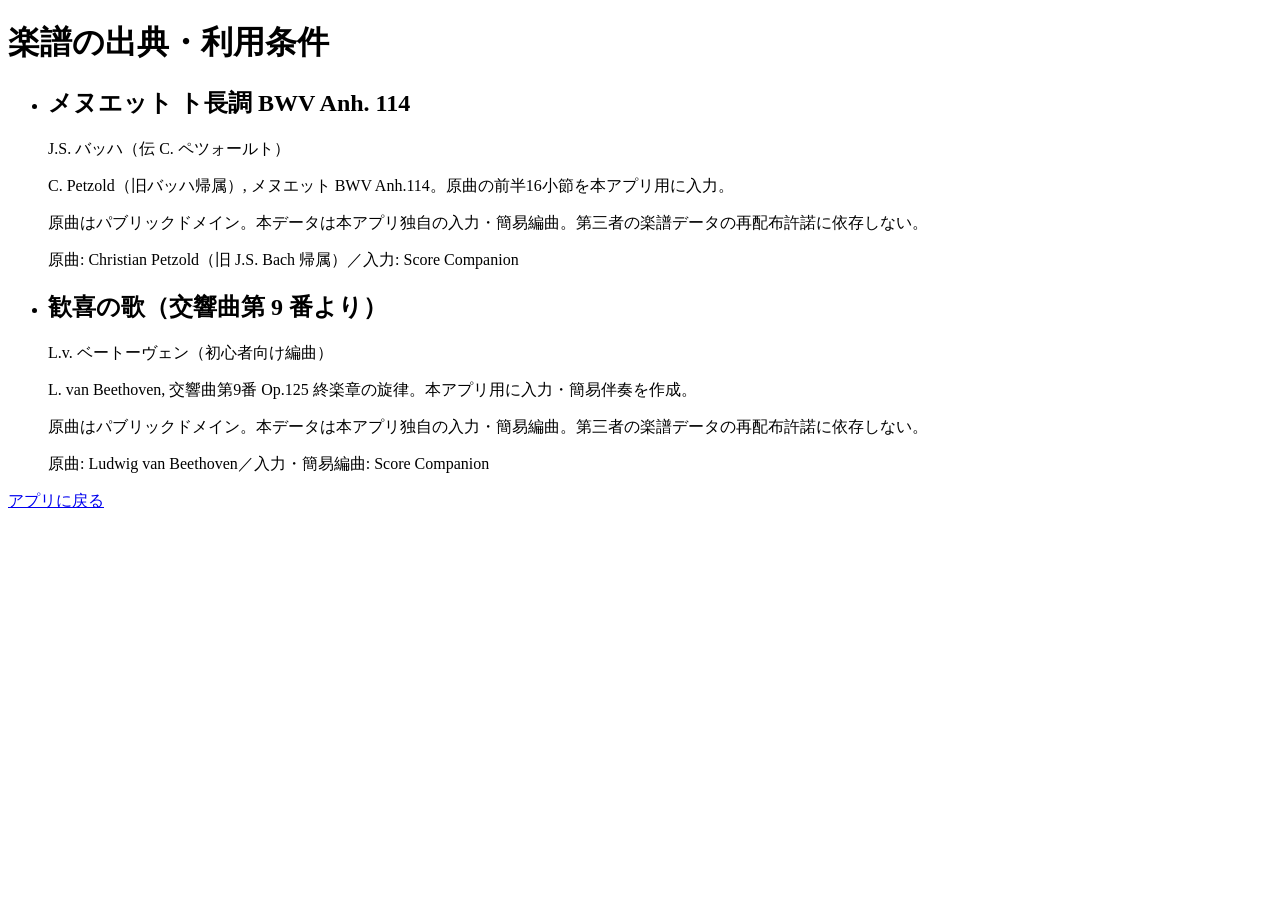
<file: credits.html>
<!doctype html><html lang="ja"><head>
<meta name="robots" content="noindex, nofollow">
<meta name="referrer" content="no-referrer"><meta charset="utf-8"><meta name="viewport" content="width=device-width,initial-scale=1"><title>楽譜の出典・利用条件</title></head><body><h1>楽譜の出典・利用条件</h1><ul><li><h2>メヌエット ト長調 BWV Anh. 114</h2><p>J.S. バッハ（伝 C. ペツォールト）</p><p>C. Petzold（旧バッハ帰属）, メヌエット BWV Anh.114。原曲の前半16小節を本アプリ用に入力。</p><p>原曲はパブリックドメイン。本データは本アプリ独自の入力・簡易編曲。第三者の楽譜データの再配布許諾に依存しない。</p><p>原曲: Christian Petzold（旧 J.S. Bach 帰属）／入力: Score Companion</p></li>
<li><h2>歓喜の歌（交響曲第 9 番より）</h2><p>L.v. ベートーヴェン（初心者向け編曲）</p><p>L. van Beethoven, 交響曲第9番 Op.125 終楽章の旋律。本アプリ用に入力・簡易伴奏を作成。</p><p>原曲はパブリックドメイン。本データは本アプリ独自の入力・簡易編曲。第三者の楽譜データの再配布許諾に依存しない。</p><p>原曲: Ludwig van Beethoven／入力・簡易編曲: Score Companion</p></li></ul><a href="./">アプリに戻る</a></body></html>
</file>
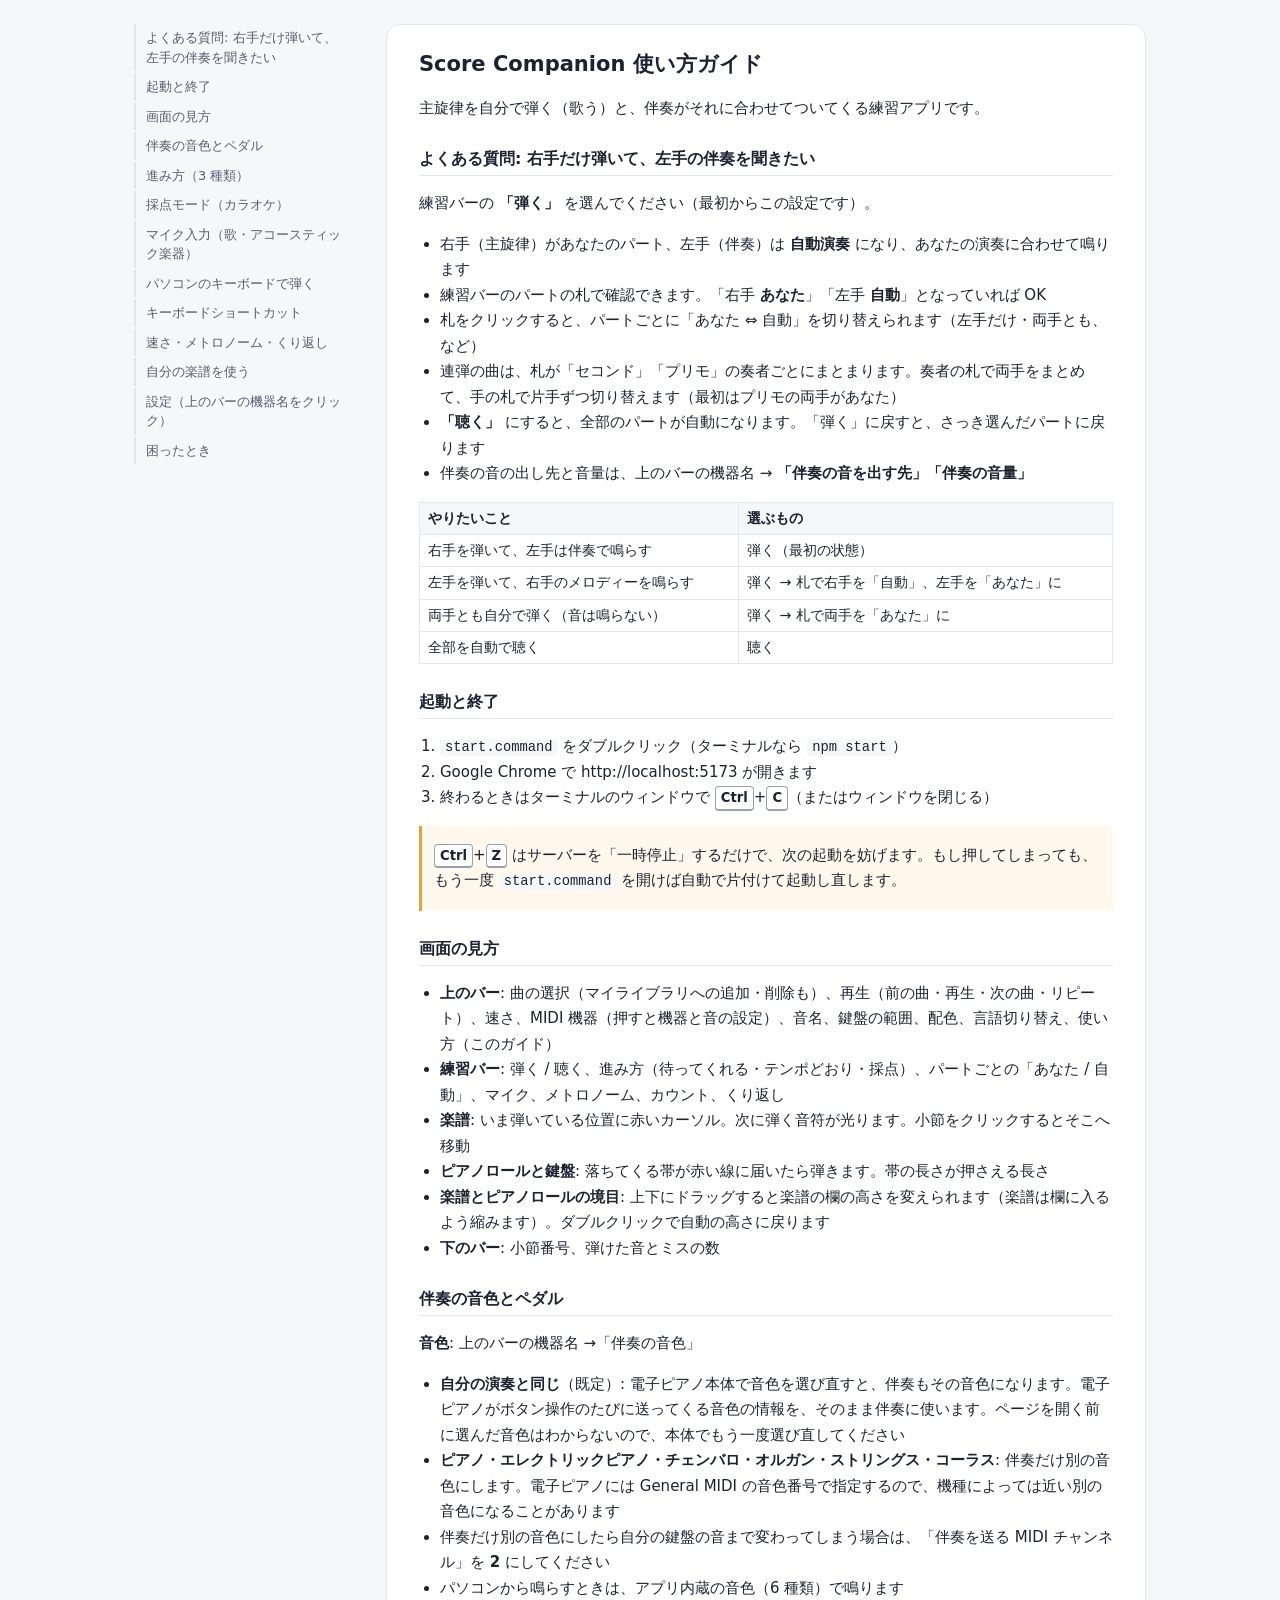
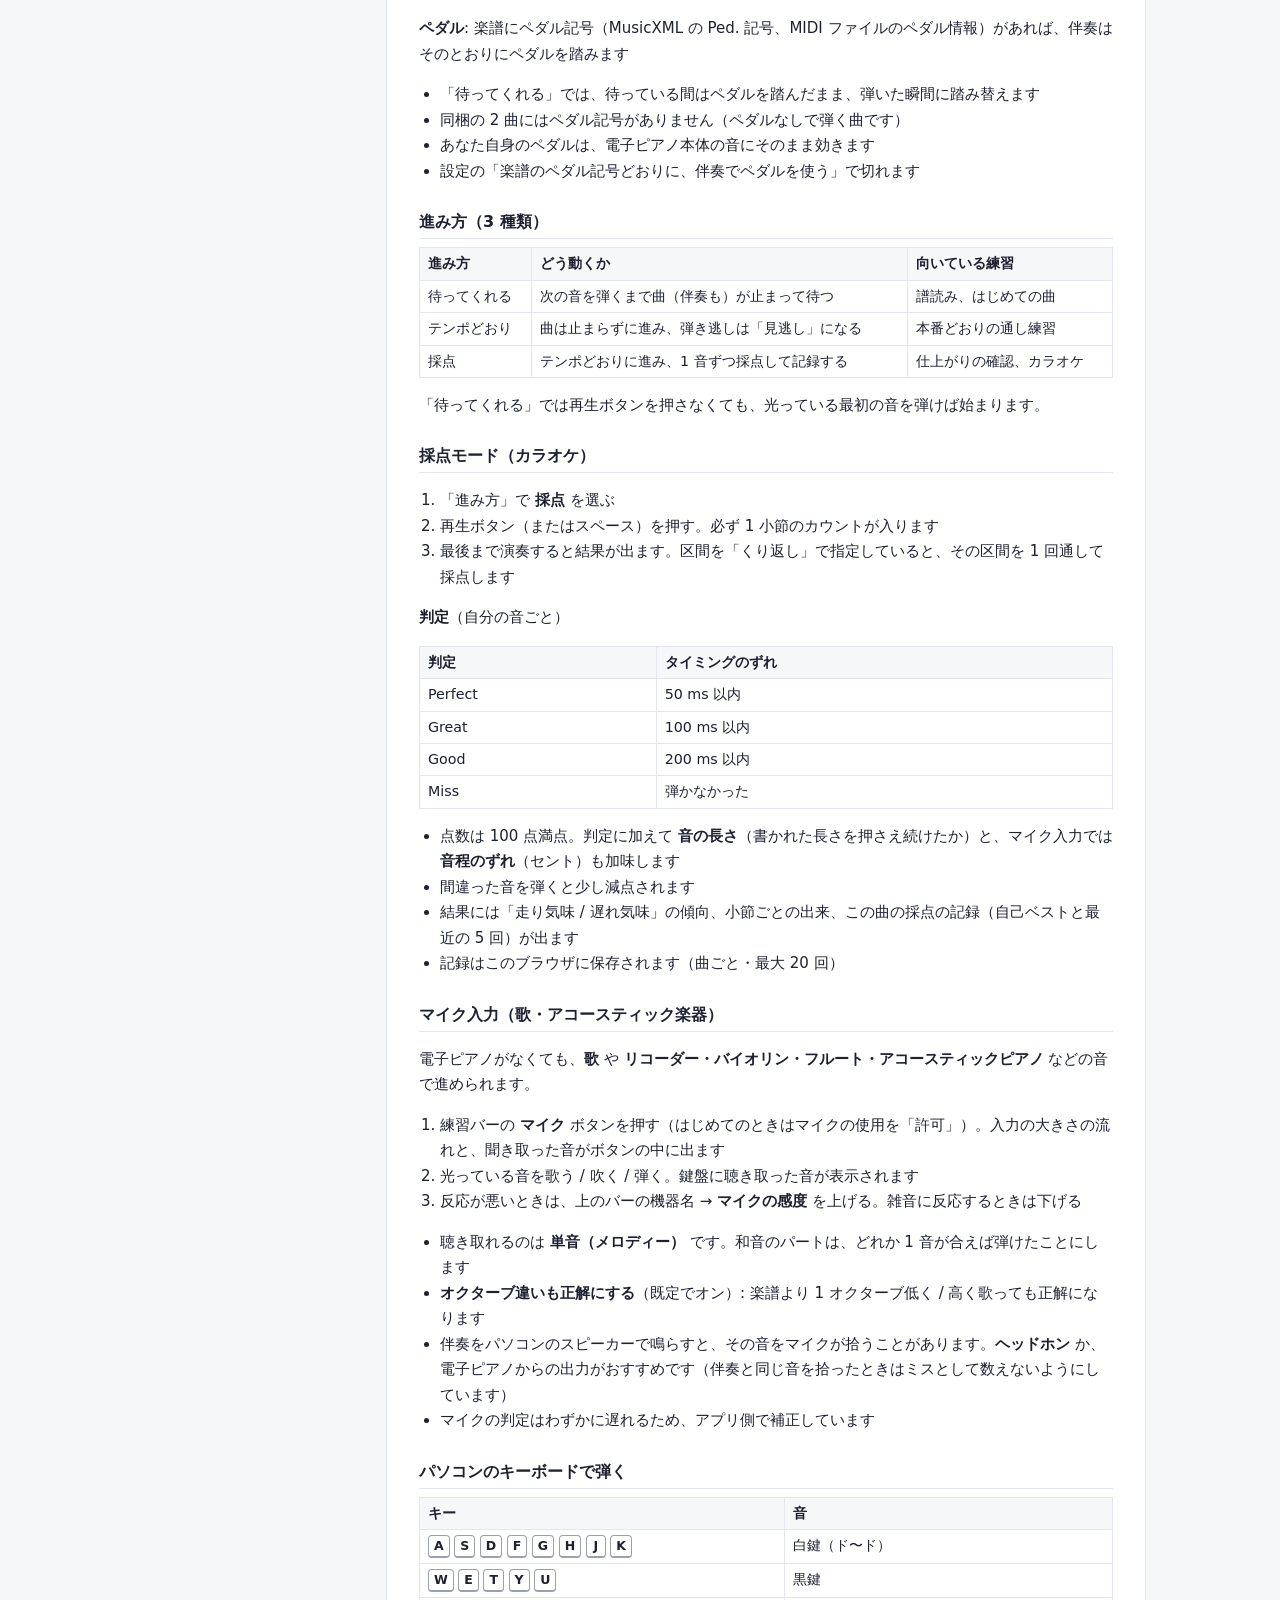
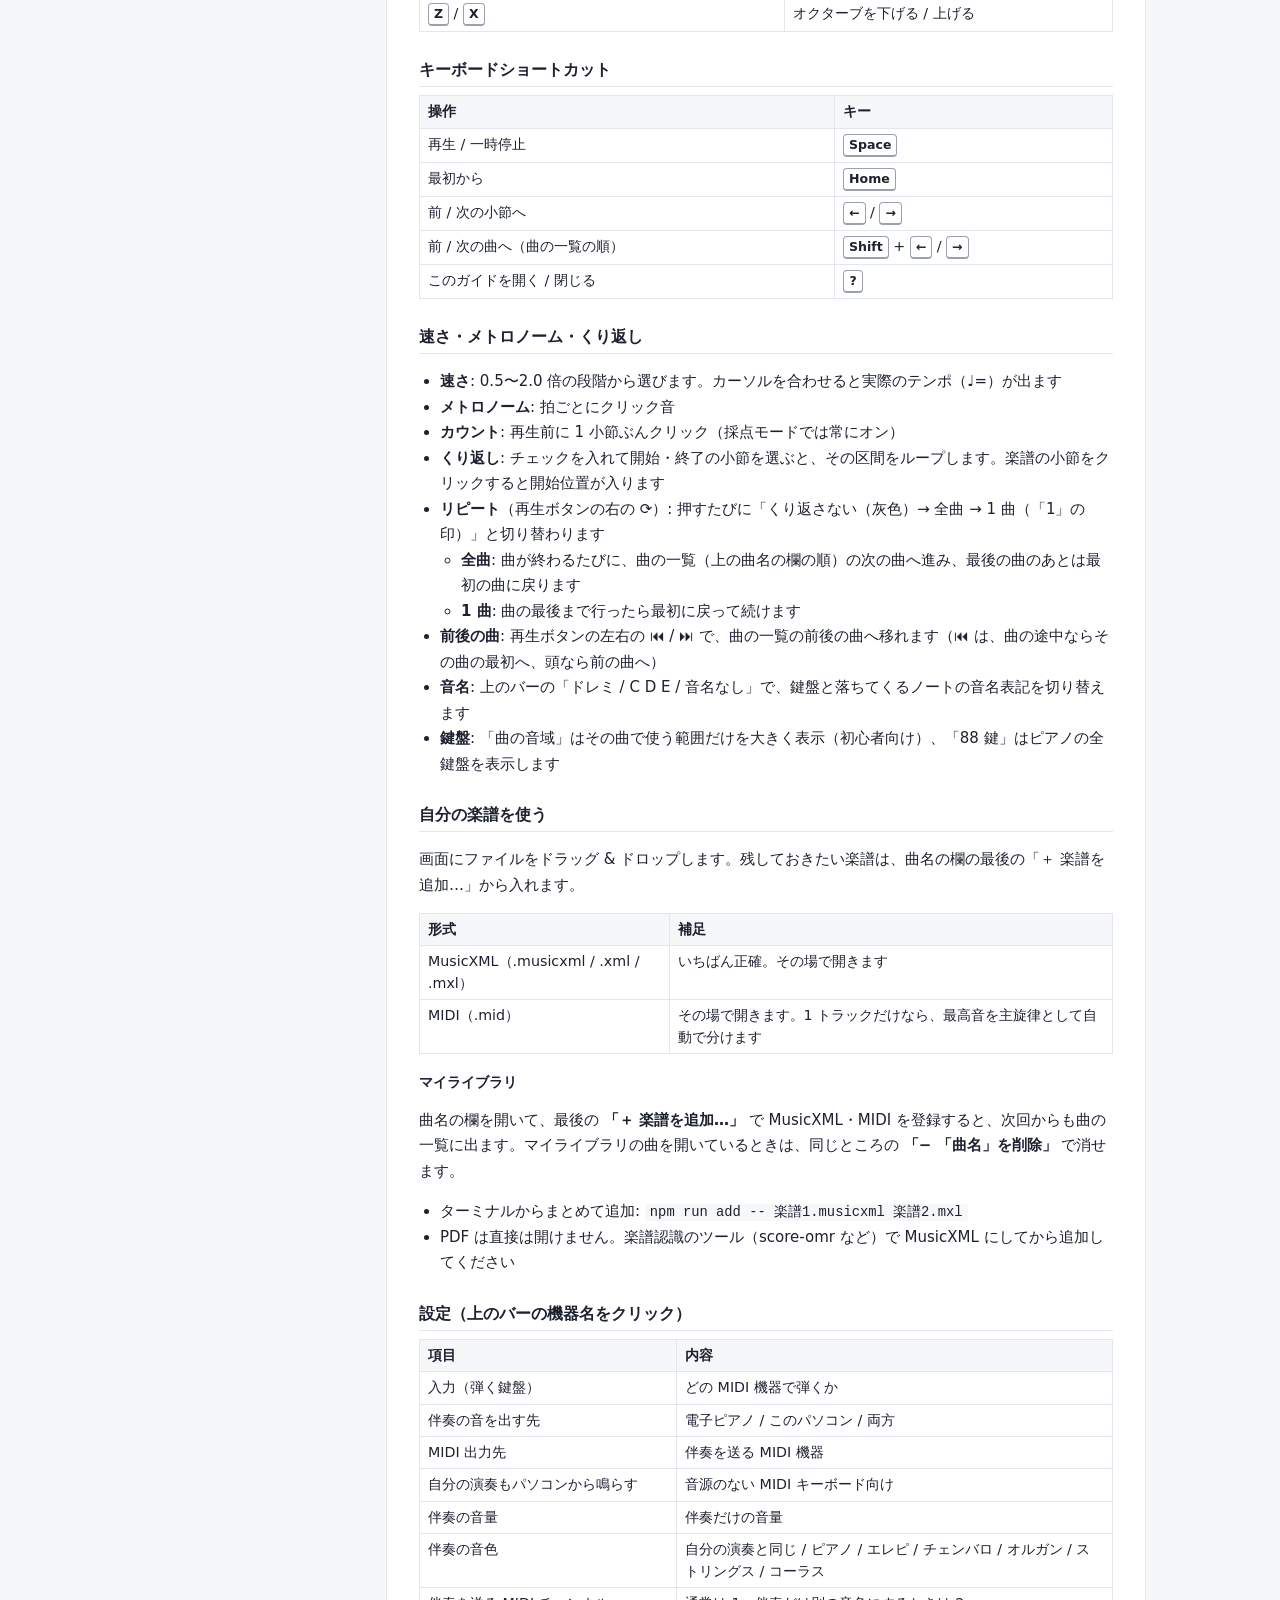
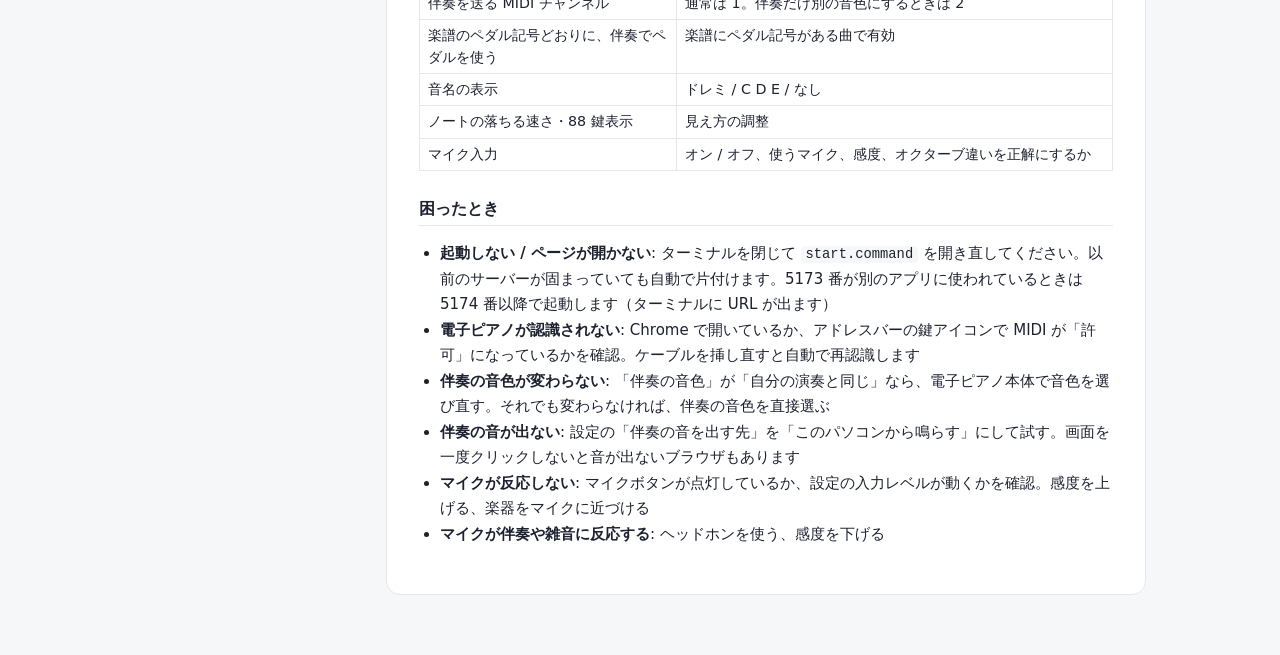
<file: guide.html>
<!doctype html>
<html lang="ja">
<head>
<meta name="robots" content="noindex, nofollow">
<meta name="referrer" content="no-referrer">
  <meta charset="utf-8" />
  <meta name="viewport" content="width=device-width, initial-scale=1" />
  <title>Score Companion</title>
  <link rel="stylesheet" href="./styles.css" />
</head>
<body class="guide-page">
  <nav class="guide-toc" id="toc"></nav>
  <main class="guide-doc" id="guide"></main>
  <script type="module" src="./js/app/guide-page.js"></script>
</body>
</html>
</file>
<file: styles.css>
/*
 * 見た目のコンセプト: 「譜面台」と「ピアノ本体」
 *   上半分 … 明るい譜面台（紙）に楽譜
 *   下半分 … 黒い漆塗りのボディにピアノロールと鍵盤
 *   境目の赤 … 鍵盤のフェルト。ノートがこの赤い帯に届いたら弾く
 * ナイトモードでは譜面台も暗くする（ピアノ本体はもともと暗いのでそのまま）
 */
:root {
  --paper: #F6F7F9;
  --paper-edge: #E3E6EC;
  --chrome: #ECEEF2;
  --ink: #1D2130;
  --ink-soft: #565D70;
  --ink-faint: #9AA0AE;
  --lacquer: #1A1E29;
  --lacquer-2: #232838;
  --felt: #B3263E;
  --melody: #4A7DFF;
  --accomp: #E3A33C;
  --good: #36C67E;
  --bad: #EF4E5E;
  --surface: #fff;
  --sunk: #DDE1E8;
  --on-ink: #fff;
  --staff: #6C7283;
  --ink-auto: #A3A8B5;
  --perfect: #2E9F68;
  --quote-bg: #FFF8EC;
  --drop-bg: rgba(246, 247, 249, 0.92);
  --radius-s: 6px;
  --radius-m: 10px;
  --font: "Avenir Next", "Hiragino Sans", "Hiragino Kaku Gothic ProN", "Noto Sans JP", system-ui, sans-serif;
  color-scheme: light;
}

/* ナイトモード: 設定が「自動」なら OS に従い、「ダーク」なら常に暗くする。
   紙（譜面台）と枠の色だけを入れ替え、楽譜の線や音符は var(--ink) なので明るい色になる */
@media (prefers-color-scheme: dark) {
  :root:not([data-theme="light"]) {
    --paper: #1B1F2A;
    --paper-edge: #353B4D;
    --chrome: #232836;
    --ink: #E3E6EE;
    --ink-soft: #A7AEBF;
    --ink-faint: #737A8D;
    --surface: #2C3243;
    --sunk: #161A23;
    --on-ink: #161A23;
    --staff: #858CA0;
    --ink-auto: #646B7E;
    --perfect: #4FD08F;
    --quote-bg: #362E20;
    --drop-bg: rgba(27, 31, 42, 0.92);
    color-scheme: dark;
  }
}
:root[data-theme="dark"] {
  --paper: #1B1F2A;
  --paper-edge: #353B4D;
  --chrome: #232836;
  --ink: #E3E6EE;
  --ink-soft: #A7AEBF;
  --ink-faint: #737A8D;
  --surface: #2C3243;
  --sunk: #161A23;
  --on-ink: #161A23;
  --staff: #858CA0;
  --ink-auto: #646B7E;
  --perfect: #4FD08F;
  --quote-bg: #362E20;
  --drop-bg: rgba(27, 31, 42, 0.92);
  color-scheme: dark;
}

* { box-sizing: border-box; }
html, body { height: 100%; margin: 0; }
body {
  font-family: var(--font);
  font-size: 14px;
  line-height: 1.5;
  color: var(--ink);
  background: var(--lacquer);
  -webkit-font-smoothing: antialiased;
}
button, select, input { font: inherit; color: inherit; }
:focus-visible { outline: 2px solid var(--melody); outline-offset: 2px; }
.sr-only { position: absolute; width: 1px; height: 1px; overflow: hidden; clip: rect(0 0 0 0); }

body:not(.guide-page) { display: flex; height: 100vh; overflow: hidden; }
.app {
  flex: 1;
  min-width: 0;
  container-type: inline-size;
  height: 100vh;
  display: grid;
  /* 楽譜の欄（3 行目）は段の高さまで広げ、ピアノロールと鍵盤（4 行目）には最低限の高さを残す */
  grid-template-rows: auto auto minmax(0, max-content) auto minmax(var(--stage-min), 1fr) auto;
  grid-template-columns: minmax(0, 1fr);
  overflow: hidden;
  --stage-min: 200px;
}
/* 高さの低い画面では、楽譜の段がまるごと入るよう、ピアノロールの最低限を少し低く */
@media (max-height: 760px) {
  .app { --stage-min: 170px; }
}

/* ---- 上部バー ------------------------------------------------------ */
.topbar {
  position: relative;
  z-index: 5;
  display: flex;
  align-items: center;
  gap: 14px;
  padding: 10px 16px;
  background: var(--chrome);
  border-bottom: 1px solid var(--paper-edge);
}
.brand-mark {
  display: block;
  width: 26px;
  height: 26px;
  border-radius: 7px;
  background:
    linear-gradient(var(--felt), var(--felt)) 4px 18px / 18px 2px no-repeat,
    linear-gradient(90deg, #F6F4EE 0 4px, transparent 4px 5px, #F6F4EE 5px 9px, transparent 9px 10px, var(--melody) 10px 14px, transparent 14px 15px, #F6F4EE 15px 19px) 4px 6px / 19px 12px no-repeat,
    var(--lacquer);
}
.piece { min-width: 0; flex: 1; container-type: inline-size; }
.piece-inner { display: flex; align-items: baseline; gap: 12px; min-width: 0; }
/* 曲名の欄が狭いときは、CD プレーヤーのように作曲者を曲名の下の行に（作曲者を隠さない） */
@container (max-width: 380px) {
  .piece-inner { flex-direction: column; align-items: stretch; gap: 0; }
  .piece-select { align-self: flex-start; max-width: 100%; }
  .piece-title { font-size: 15px; padding: 0 2px; }
  .piece-meta { max-width: 100%; font-size: 12px; line-height: 1.2; padding-left: 2px; }
}
/* 曲名: 入りきらなければ横に流す（src/ui/marquee.ts）。作曲者より先に縮める */
.piece-select {
  position: relative;
  min-width: 6em;
  flex: 0 10 auto;
  display: flex;
  padding-right: 18px;
  border-radius: 6px;
  background-image: linear-gradient(45deg, transparent 50%, var(--ink-soft) 50%), linear-gradient(135deg, var(--ink-soft) 50%, transparent 50%);
  background-position: right 8px top 55%, right 3px top 55%;
  background-size: 5px 5px;
  background-repeat: no-repeat;
  cursor: pointer;
}
.piece-select:focus-within { outline: 2px solid var(--melody); outline-offset: 2px; }
.piece-title {
  display: block;
  min-width: 0;
  overflow: hidden;
  white-space: nowrap;
  text-overflow: ellipsis;
  font-size: 17px;
  font-weight: 600;
  letter-spacing: 0.01em;
  padding: 2px;
}
.piece-title.is-scrolling {
  text-overflow: clip;
  /* 流れている文字の両端をぼかす */
  mask-image: linear-gradient(90deg, transparent 0, #000 6px, #000 calc(100% - 14px), transparent 100%);
}
.piece-title-text { display: inline-block; }
.piece-select select {
  position: absolute;
  inset: 0;
  width: 100%;
  opacity: 0;
  cursor: pointer;
  font-size: 17px;
}
/* 作曲者: 長すぎなければ全部見せる（曲名のほうを先に縮める） */
.piece-meta { flex: 0 1 auto; max-width: 22em; color: var(--ink-soft); font-size: 13px; white-space: nowrap; overflow: hidden; text-overflow: ellipsis; }
.top-actions { display: flex; align-items: center; gap: 8px; flex: none; }
.top-actions .btn { white-space: nowrap; }

.btn {
  border: 1px solid transparent;
  background: var(--ink);
  color: var(--on-ink);
  border-radius: var(--radius-s);
  padding: 6px 12px;
  font-weight: 600;
  cursor: pointer;
}
.btn.ghost { background: transparent; color: var(--ink); border-color: var(--paper-edge); }
.btn.ghost:hover { background: var(--surface); }
.btn.small { padding: 3px 9px; font-size: 12.5px; text-decoration: none; }
.btn[aria-pressed="true"] { background: var(--surface); border-color: var(--ink-faint); }
.help-q {
  display: inline-grid; place-items: center;
  width: 17px; height: 17px; border-radius: 50%;
  background: var(--ink); color: var(--on-ink); font-size: 11.5px; font-weight: 700; line-height: 1;
}
.theme-btn { position: relative; display: inline-grid; place-items: center; padding: 6px 9px; }
.theme-btn svg { width: 18px; height: 18px; fill: currentColor; grid-area: 1 / 1; }
/* ライト = 太陽、ダーク = 月。自動はいま効いている方のマークに「A」を添える */
.theme-btn .i-moon, .theme-btn[data-theme="dark"] .i-sun { display: none; }
.theme-btn[data-theme="dark"] .i-moon { display: block; }
.theme-btn .auto-badge {
  display: none;
  position: absolute; right: 1px; bottom: 1px;
  min-width: 12px; height: 12px; padding: 0 2px; border-radius: 6px;
  background: var(--ink); color: var(--on-ink);
  font: 700 8.5px/12px var(--font); text-align: center;
}
.theme-btn[data-theme="auto"] .auto-badge { display: block; }
@media (prefers-color-scheme: dark) {
  .theme-btn[data-theme="auto"] .i-sun { display: none; }
  .theme-btn[data-theme="auto"] .i-moon { display: block; }
}
/* マイク（ツールバー）: 入力の大きさの流れ（canvas）と聞き取った音の欄を、あらかじめ決まった幅で空けておく */
.mic-btn {
  display: inline-flex;
  align-items: center;
  gap: 6px;
  height: 32px;
  padding: 0 10px 0 8px;
  border: 1px solid var(--paper-edge);
  border-radius: var(--radius-s);
  background: transparent;
  color: var(--ink-soft);
  font-weight: 600;
  cursor: pointer;
  white-space: nowrap;
  --wave: var(--good);
  --wave-idle: var(--paper-edge);
}
.mic-btn:hover { background: var(--surface); color: var(--ink); }
.mic-btn svg { width: 16px; height: 16px; fill: currentColor; flex: none; }
.mic-btn .i-mic-on { display: none; }
.mic-btn[aria-pressed="true"] .i-mic-on { display: block; }
.mic-btn[aria-pressed="true"] .i-mic-off { display: none; }
/* 斜線の縁取りは、押した（背景が surface の）ときも背景に合わせる */
.mic-btn:hover .i-mic-off path[stroke="var(--chrome)"] { stroke: var(--surface); }
.mic-btn .mic-wave { flex: none; display: block; border-radius: 3px; background: var(--sunk); }
.mic-btn .mic-note { flex: none; width: 3.4em; text-align: left; font-variant-numeric: tabular-nums; color: var(--felt); overflow: hidden; }
.mic-btn[aria-pressed="true"] { border-color: var(--felt); color: var(--felt); background: var(--surface); }
.device-pill {
  display: flex;
  align-items: center;
  gap: 8px;
  height: 32px;
  padding: 0 12px;
  border-radius: 999px;
  border: 1px solid var(--paper-edge);
  background: var(--surface);
  cursor: pointer;
  font-weight: 500;
  /* 長い表示（MIDI が使えないときの説明など）で曲名を押しつぶさない。全文は押すと開く設定に */
  max-width: 190px;
  flex: none;
}
.device-pill span:last-child { overflow: hidden; text-overflow: ellipsis; white-space: nowrap; }
.dot { width: 8px; height: 8px; border-radius: 50%; background: var(--ink-faint); flex: none; }
.dot.on { background: var(--good); box-shadow: 0 0 0 3px rgba(54, 198, 126, 0.2); }
.dot.warn { background: var(--accomp); }

/* ---- 練習ツールバー ------------------------------------------------ */
.toolbar {
  display: flex;
  flex-wrap: wrap;
  align-items: center;
  gap: 10px 18px;
  padding: 8px 16px;
  background: var(--chrome);
  border-bottom: 1px solid var(--paper-edge);
}
.seg { display: inline-flex; background: var(--sunk); border-radius: var(--radius-m); padding: 3px; gap: 2px; }
.seg button {
  border: 0;
  background: transparent;
  padding: 6px 12px;
  border-radius: 7px;
  font-weight: 600;
  color: var(--ink-soft);
  cursor: pointer;
  white-space: nowrap;
}
.seg button[aria-checked="true"] { background: var(--surface); color: var(--ink); box-shadow: 0 1px 2px rgba(29, 33, 48, 0.15); }
.seg.small button { padding: 5px 10px; font-size: 13px; }
.seg[aria-disabled="true"] { opacity: 0.4; pointer-events: none; }

.transport { display: flex; align-items: center; gap: 6px; flex: none; }
.play {
  width: 40px; height: 40px;
  border-radius: 50%;
  border: 0;
  background: var(--felt);
  color: #fff;
  display: grid; place-items: center;
  cursor: pointer;
  box-shadow: 0 2px 0 #7E1A2B;
}
.play:active { transform: translateY(1px); box-shadow: 0 1px 0 #7E1A2B; }
.play svg { width: 20px; height: 20px; fill: currentColor; }
.play .i-pause { display: none; }
.app.playing .play .i-play { display: none; }
.app.playing .play .i-pause { display: block; }
.icon-btn { width: 34px; height: 34px; border: 0; border-radius: 8px; background: transparent; display: grid; place-items: center; cursor: pointer; color: var(--ink-soft); }
.icon-btn:hover { background: var(--surface); color: var(--ink); }
.icon-btn svg { width: 18px; height: 18px; fill: currentColor; }
.icon-btn:disabled { opacity: 0.35; cursor: default; background: transparent; color: var(--ink-soft); }
/* リピート: くり返さないときは灰色。全曲 / 1 曲は色付きで、1 曲のときは「1」の印 */
.repeat-btn { position: relative; }
.repeat-btn[data-mode="off"] { opacity: 0.35; }
.repeat-btn[data-mode="off"]:hover { opacity: 0.7; }
.repeat-btn:not([data-mode="off"]) { background: var(--surface); color: var(--felt); box-shadow: inset 0 0 0 1.5px var(--felt); }
.repeat-btn .repeat-one {
  display: none;
  position: absolute;
  right: 3px;
  bottom: 3px;
  min-width: 12px;
  height: 12px;
  border-radius: 6px;
  background: var(--felt);
  color: #fff;
  font-size: 9px;
  font-weight: 700;
  line-height: 12px;
  text-align: center;
}
.repeat-btn[data-mode="one"] .repeat-one { display: block; }

.tempo { display: flex; align-items: center; gap: 8px; font-weight: 600; color: var(--ink-soft); flex: none; }
.tempo select { font-variant-numeric: tabular-nums; }
.toggles { display: flex; align-items: center; gap: 14px; flex-wrap: wrap; color: var(--ink-soft); }
.chk { display: inline-flex; align-items: center; gap: 5px; cursor: pointer; white-space: nowrap; }
.chk input { accent-color: var(--felt); }
/* 音名・鍵盤の範囲（上のバー、配色の左） */
.view-opts { display: flex; align-items: center; gap: 8px; }
.view-select {
  height: 32px;
  padding: 0 26px 0 10px;
  border: 1px solid var(--paper-edge);
  border-radius: var(--radius-s);
  background-color: var(--surface);
  background-image: linear-gradient(45deg, transparent 50%, var(--ink-soft) 50%), linear-gradient(135deg, var(--ink-soft) 50%, transparent 50%);
  background-position: right 12px top 55%, right 7px top 55%;
  background-size: 5px 5px;
  background-repeat: no-repeat;
  appearance: none;
  color: var(--ink);
  font: inherit;
  font-size: 13px;
  font-weight: 600;
  cursor: pointer;
}
/* 弾き方（弾く / 聴く と進め方）。パートのボタンの左に */
.play-opts { display: flex; align-items: center; gap: 8px; }
.chk.loop select { padding: 2px 4px; border-radius: 5px; border: 1px solid var(--paper-edge); background: var(--surface); }

/* ---- 譜面台 -------------------------------------------------------- */
/* 楽譜とピアノロールの区切り。上下にドラッグして楽譜の欄の高さを変える（ダブルクリックで自動に戻す） */
.splitter {
  position: relative;
  z-index: 2;
  height: 8px;
  margin: -4px 0;
  cursor: row-resize;
  touch-action: none;
}
.splitter::after {
  content: "";
  position: absolute;
  left: 50%;
  top: 2px;
  width: 44px;
  height: 4px;
  margin-left: -22px;
  border-radius: 2px;
  background: var(--paper-edge);
  opacity: 0;
  transition: opacity 120ms;
}
.splitter:hover::after, .splitter:focus-visible::after, .splitter.dragging::after { opacity: 1; }
.splitter:focus-visible { outline: none; }
.desk {
  position: relative;
  background: var(--paper);
  box-shadow: inset 0 -1px 0 var(--paper-edge);
  display: flex;
  flex-direction: column;
  min-height: 0;
  overflow: hidden;
}
/* 弾く / 聴く・進め方と、パートごとの「あなた / 自動」（練習バーの最初） */
.parts-bar {
  display: flex;
  flex-wrap: wrap;
  align-items: center;
  gap: 8px 14px;
  /* マイク・メトロノームなどの左の残りの幅を使い、入りきらないパートのボタンはその中で折り返す（段ごと下に落とさない） */
  flex: 1 1 0;
  min-width: min(100%, 420px);
}
.parts {
  display: flex;
  align-items: center;
  gap: 6px;
  flex-wrap: wrap;
}
.chip {
  display: inline-flex;
  align-items: center;
  gap: 7px;
  border-radius: 999px;
  padding: 3px 10px 3px 6px;
  border: 1px solid var(--paper-edge);
  background: var(--surface);
  font-size: 13px;
  cursor: pointer;
  color: var(--ink-soft);
}
.chip .sw { width: 14px; height: 14px; border-radius: 50%; border: 2px solid var(--c); }
.chip[aria-pressed="true"] { color: var(--ink); border-color: var(--c); }
.chip[aria-pressed="true"] .sw { background: var(--c); }
/* 連弾: 奏者ごとのまとまり。奏者のボタン（両手まとめて）の右に、左手・右手のボタン */
.chip-group {
  display: inline-flex;
  align-items: center;
  gap: 4px;
  padding: 2px;
  border-radius: 999px;
  background: var(--sunk);
}
.chip[aria-pressed="true"] > span:last-child { font-weight: 600; }
/* 奏者のボタン: 両手ともあなた = 実線の枠、片手だけ = 点線の枠、両手とも自動 = 薄い文字 */
.chip-player { font-weight: 600; padding: 3px 10px; }
.chip-reset { padding: 3px 8px; }
.chip-player[aria-pressed="mixed"] { color: var(--ink); border-color: var(--c); border-style: dashed; }
/* お手本を聴くときは全部が自動。押せば「弾く」に切り替わる */
.parts.is-listen .chip { opacity: 0.75; }
.score-scroll {
  /* いちばん高い段がちょうど入る高さ（余白はピアノロールに回す）。区切りをドラッグすると高さを指定できる（main.ts が style.height に入れる）。
     狭い画面ではピアノロールの最低限の高さを残して縮む */
  height: calc(var(--system-h, 220px) + 16px);
  flex: 0 1 auto;
  min-height: 0;
  overflow-y: auto;
  overflow-x: hidden;
  position: relative;
  padding: 0 0 12px 8px;
  scroll-behavior: smooth;
  cursor: pointer;
}
.score-svg { display: block; }
.score-svg .staff-line, .score-svg .ledger { stroke: var(--staff); stroke-width: 1; }
.score-svg .barline { stroke: var(--ink); stroke-width: 1.2; }
.score-svg .barline-heavy { fill: var(--ink); }
.score-svg .brace { fill: none; stroke: var(--ink); stroke-width: 2.4; stroke-linecap: round; }
.score-svg .system-bracket { fill: none; stroke: var(--ink); stroke-width: 3; }
.score-svg .clef-stroke { fill: none; stroke: var(--ink); stroke-width: 2.1; stroke-linecap: round; stroke-linejoin: round; }
.score-svg .clef-stroke.bass { stroke-width: 2.8; }
.score-svg .clef-fill { fill: var(--ink); }
.score-svg .timesig { font: 700 19px/1 "Avenir Next", var(--font); fill: var(--ink); text-anchor: middle; dominant-baseline: central; }
.score-svg .measure-no { font: 500 10px var(--font); fill: var(--ink-faint); }
.score-svg .accidental { font: 400 17px/1 "Apple Symbols", "Hiragino Sans", var(--font); fill: currentColor; text-anchor: middle; dominant-baseline: central; }
.score-svg .accidental.key { fill: var(--ink); }
.score-svg .tie { fill: var(--ink-soft); }
.score-svg .tuplet-number { font: italic 700 11px "Times New Roman", serif; fill: var(--ink); text-anchor: middle; }
.score-svg .tuplet-bracket { stroke: var(--ink); stroke-width: 0.9; fill: none; }
.score-svg .ottava-label { font: italic 700 12px "Times New Roman", serif; fill: var(--ink); }
.score-svg .ottava-line { stroke: var(--ink); stroke-width: 0.9; stroke-dasharray: 4 3; }
.score-svg .repeat-dot { fill: var(--ink); }
.score-svg .repeat-times { font: italic 12px "Times New Roman", serif; fill: var(--ink); }
.score-svg .ending { stroke: var(--ink); stroke-width: 1; fill: none; }
.score-svg .ending-label { font: 12px "Times New Roman", serif; fill: var(--ink); }
.score-svg .sign-stroke { stroke: var(--ink); stroke-width: 1.6; fill: none; }
.score-svg .sign-line { stroke: var(--ink); stroke-width: 1.1; }
.score-svg .sign-dot { fill: var(--ink); }
.score-svg .beam { fill: var(--ink); }
.score-svg .rest { color: var(--ink); fill: var(--ink); }
.score-svg .rest-stroke { fill: none; stroke: var(--ink); stroke-width: 2.2; stroke-linejoin: round; stroke-linecap: round; }
.score-svg .rest-thin { fill: none; stroke: var(--ink); stroke-width: 1.4; stroke-linecap: round; }
.score-svg .chord { color: var(--ink); }
.score-svg .chord.is-auto { color: var(--ink-auto); }
.score-svg .chord .stem { stroke: currentColor; stroke-width: 1.2; }
.score-svg .chord .flag, .score-svg .chord .dot { fill: currentColor; }
.score-svg .head { fill: currentColor; transition: fill 120ms, stroke 120ms; }
.score-svg .head.hollow { fill: none; stroke: currentColor; stroke-width: 1.8; }
.score-svg .chord.is-auto .head.is-mine { color: var(--ink); }
.note-pick .score-svg .head { cursor: pointer; }
.score-svg .head.is-next { color: var(--part); filter: drop-shadow(0 0 3px var(--part)); }
.score-svg .head.is-hit { color: var(--part); opacity: 0.55; }
.score-svg .head.is-miss { color: var(--bad); }
/* 演奏位置のカーソル: 楽譜の SVG の上に重ねる（score-view.ts。SVG の中で動かすと長い曲で重くなる） */
.score-cursor {
  position: absolute;
  left: 0;
  top: 0;
  width: 3px;
  border-radius: 1.5px;
  background: var(--felt);
  opacity: 0.55;
  pointer-events: none;
  will-change: transform;
}
.score-cursor.waiting { animation: wait 0.9s ease-in-out infinite alternate; }
@keyframes wait { from { opacity: 0.25; } to { opacity: 0.8; } }

/* ---- ピアノ本体 ---------------------------------------------------- */
.stage {
  position: relative;
  /* iOS の置換要素（canvas）で grid の height:100% が行より高くなると、
     黒鍵の下半分やロールの打鍵位置が overflow で隠れる。
     共通の高さからキャンバスの実寸と境界を直接決め、行の百分率解決に依存しない。 */
  --keyboard-height: min(clamp(96px, 15vh, 140px), var(--keys-h, 140px));
  min-height: 0;
  overflow: hidden;
  background: var(--lacquer);
}
.roll, .keys { position: absolute; left: 0; display: block; width: 100%; min-height: 0; min-width: 0; }
.roll { top: 0; height: max(0px, calc(100% - var(--keyboard-height))); }
.keys { bottom: 0; height: var(--keyboard-height); }
.banner {
  position: absolute;
  top: 14px;
  left: 50%;
  transform: translateX(-50%);
  background: rgba(35, 40, 56, 0.94);
  color: #E8EAF0;
  border: 1px solid #343B50;
  border-radius: var(--radius-m);
  padding: 10px 16px;
  max-width: min(640px, 90vw);
  text-align: center;
}
.banner b { color: #fff; }

.statusbar {
  display: flex;
  gap: 18px;
  align-items: center;
  padding: 6px 16px;
  background: #11141C;
  color: #9AA0AE;
  font-size: 12.5px;
  font-variant-numeric: tabular-nums;
}
.statusbar > span { white-space: nowrap; }
.statusbar .hint { margin-left: auto; color: #6E7486; white-space: nowrap; overflow: hidden; text-overflow: ellipsis; }
.statusbar b { color: #E8EAF0; font-weight: 600; }
.statusbar .good { color: var(--good); }
.statusbar .bad { color: var(--bad); }

/* ---- ダイアログ ---------------------------------------------------- */
.dialog {
  border: 0;
  border-radius: 14px;
  padding: 22px 24px 18px;
  width: min(460px, 92vw);
  max-height: calc(100vh - 32px);
  overflow-y: auto;
  color: var(--ink);
  background: var(--surface);
  box-shadow: 0 24px 60px rgba(10, 12, 20, 0.35);
}
.dialog::backdrop { background: rgba(15, 17, 24, 0.45); }
.dialog h2 { margin: 0 0 14px; font-size: 18px; }
.field { display: grid; gap: 4px; margin-bottom: 12px; }
.field > span { font-size: 12.5px; color: var(--ink-soft); font-weight: 600; }
.field select { padding: 6px 8px; border-radius: var(--radius-s); border: 1px solid var(--paper-edge); background: var(--surface); }
.field input[type="range"] { accent-color: var(--felt); }
.field.check { display: flex; align-items: flex-start; gap: 8px; }
.field.check > span { font-weight: 500; color: var(--ink); font-size: 13.5px; }
.note { font-size: 12.5px; color: var(--ink-soft); margin: 4px 0 0; }
.dialog-actions { display: flex; justify-content: flex-end; gap: 8px; margin-top: 14px; }
.result-grid { display: grid; grid-template-columns: repeat(3, 1fr); gap: 10px; }
.result-grid div { background: var(--paper); border-radius: var(--radius-m); padding: 10px 12px; }
.result-grid strong { display: block; font-size: 26px; font-weight: 700; font-variant-numeric: tabular-nums; }
.result-grid span { font-size: 12px; color: var(--ink-soft); }
.result-grid .big { grid-column: 1 / -1; display: flex; align-items: baseline; gap: 12px; }
.result-grid .big strong { font-size: 44px; line-height: 1.1; color: var(--felt); }
.result-grid .big em { font-style: normal; font-weight: 700; color: var(--good); }
.dialog h3 { margin: 18px 0 10px; font-size: 14px; padding-top: 14px; border-top: 1px solid var(--paper-edge); }
.result-extra:empty { display: none; }
.result-extra { margin-top: 12px; display: grid; gap: 10px; font-size: 13px; }
.result-extra h4 { margin: 0 0 4px; font-size: 12px; color: var(--ink-soft); }
.result-extra dl { display: grid; grid-template-columns: auto 1fr; gap: 3px 12px; margin: 0; }
.result-extra dt { color: var(--ink-soft); }
.result-extra dd { margin: 0; }
.grades { display: grid; grid-template-columns: repeat(5, 1fr); gap: 6px; text-align: center; }
.grades div { background: var(--paper); border-radius: var(--radius-s); padding: 6px 2px; }
.grades b { display: block; font-size: 18px; font-variant-numeric: tabular-nums; }
.grades span { font-size: 11px; color: var(--ink-soft); }
.grades .perfect b { color: var(--perfect); }
.grades .great b { color: var(--melody); }
.grades .good b { color: var(--accomp); }
.grades .miss b, .grades .wrong b { color: var(--bad); }
.measure-bars { display: flex; align-items: flex-end; gap: 2px; height: 44px; }
.measure-bars i { flex: 1; min-width: 3px; border-radius: 2px 2px 0 0; background: var(--good); }
.measure-bars i.mid { background: var(--accomp); }
.measure-bars i.low { background: var(--bad); }
.history { list-style: none; margin: 0; padding: 0; display: grid; gap: 2px; font-variant-numeric: tabular-nums; }
.history li { display: flex; gap: 10px; color: var(--ink-soft); }
.history li b { color: var(--ink); min-width: 3em; }
.history li.now b { color: var(--felt); }
.level-meter { position: relative; height: 10px; border-radius: 5px; background: var(--paper-edge); overflow: hidden; }
.level-meter span { position: absolute; inset: 0 auto 0 0; width: 0; background: var(--good); transition: width 60ms linear; }
.level-meter b { position: absolute; right: 6px; top: -3px; font-size: 11px; }

/* ---- 採点モードの判定表示 ------------------------------------------ */
.judge-fx {
  position: absolute;
  top: 38%;
  left: 50%;
  transform: translate(-50%, -50%);
  font: 800 30px/1 var(--font);
  letter-spacing: 0.04em;
  color: #fff;
  text-shadow: 0 2px 10px rgba(0, 0, 0, 0.5);
  pointer-events: none;
  opacity: 0;
}
.judge-fx.show { animation: judge 650ms ease-out; }
.judge-fx.perfect { color: #6FF0B0; }
.judge-fx.great { color: #8FB2FF; }
.judge-fx.good { color: #F5C26B; }
.judge-fx.miss { color: var(--bad); font-size: 22px; }
@keyframes judge {
  0% { opacity: 0; transform: translate(-50%, -30%) scale(0.85); }
  15% { opacity: 1; transform: translate(-50%, -50%) scale(1.05); }
  70% { opacity: 1; }
  100% { opacity: 0; transform: translate(-50%, -70%) scale(1); }
}

/* ---- 使い方ガイド（右パネル / 単独ページ） ------------------------- */
.help-panel {
  flex: none;
  width: clamp(320px, 32vw, 460px);
  height: 100vh;
  display: flex;
  flex-direction: column;
  background: var(--surface);
  border-left: 1px solid var(--paper-edge);
  color: var(--ink);
}
.help-panel[hidden] { display: none; }
.help-head { display: flex; align-items: center; gap: 8px; padding: 10px 10px 10px 16px; background: var(--chrome); border-bottom: 1px solid var(--paper-edge); }
.help-head strong { flex: 1; font-size: 15px; }
.help-panel .guide-doc { flex: 1; overflow-y: auto; padding: 4px 18px 40px; font-size: 13.5px; }
.guide-toc { display: flex; flex-wrap: wrap; gap: 4px 6px; }
.guide-toc a { max-width: 100%; overflow: hidden; text-overflow: ellipsis; color: var(--ink-soft); text-decoration: none; font-size: 12px; padding: 2px 8px; border-radius: 999px; background: var(--paper); border: 1px solid var(--paper-edge); white-space: nowrap; }
.guide-toc a:hover { color: var(--ink); border-color: var(--ink-faint); }
.guide-toc.compact { padding: 8px 14px; border-bottom: 1px solid var(--paper-edge); max-height: 30%; overflow-y: auto; }
.guide-doc h1 { font-size: 21px; margin: 16px 0 8px; }
.guide-doc h2 { font-size: 16px; margin: 26px 0 8px; padding-bottom: 4px; border-bottom: 1px solid var(--paper-edge); scroll-margin-top: 8px; }
.guide-doc h3 { font-size: 14px; margin: 18px 0 6px; }
.guide-doc p, .guide-doc li { line-height: 1.7; }
.guide-doc ul, .guide-doc ol { padding-left: 1.4em; }
.guide-doc table { border-collapse: collapse; width: 100%; margin: 8px 0 12px; font-size: 0.95em; }
.guide-doc th, .guide-doc td { border: 1px solid var(--paper-edge); padding: 5px 8px; text-align: left; vertical-align: top; }
.guide-doc th { background: var(--paper); font-weight: 600; }
.guide-doc blockquote { margin: 10px 0; padding: 2px 12px; border-left: 3px solid var(--accomp); background: var(--quote-bg); border-radius: 0 var(--radius-s) var(--radius-s) 0; }
.guide-doc code { font-family: ui-monospace, Menlo, monospace; font-size: 0.92em; background: var(--paper); padding: 1px 5px; border-radius: 4px; }
.guide-doc pre { background: var(--paper); padding: 10px 12px; border-radius: var(--radius-s); overflow-x: auto; }
.guide-doc kbd {
  display: inline-block; min-width: 1.6em; padding: 0 5px; text-align: center;
  font: 600 0.88em/1.6 var(--font);
  background: var(--surface); border: 1px solid var(--ink-faint); border-bottom-width: 2px; border-radius: 4px;
}
.guide-doc a { color: var(--melody); }
.guide-page { background: var(--paper); height: auto; display: grid; grid-template-columns: 220px minmax(0, 760px); gap: 32px; justify-content: center; padding: 24px 20px 60px; }
.guide-page .guide-toc { position: sticky; top: 24px; align-self: start; flex-direction: column; flex-wrap: nowrap; gap: 2px; }
.guide-page .guide-toc a { white-space: normal; background: none; border: 0; border-left: 2px solid var(--paper-edge); border-radius: 0; padding: 4px 10px; font-size: 13px; }
.guide-page .guide-toc a:hover { border-left-color: var(--felt); }
.guide-page .guide-doc { background: var(--surface); border: 1px solid var(--paper-edge); border-radius: 14px; padding: 8px 32px 32px; font-size: 15px; }

.drop-hint {
  position: fixed;
  inset: 12px;
  border: 2px dashed var(--melody);
  border-radius: 16px;
  background: var(--drop-bg);
  display: none;
  place-content: center;
  text-align: center;
  font-size: 20px;
  font-weight: 600;
  z-index: 10;
}
.drop-hint small { font-size: 14px; color: var(--ink-soft); font-weight: 500; }
.drop-hint.show { display: grid; }

.toast {
  position: fixed;
  left: 50%;
  bottom: 44px;
  transform: translate(-50%, 20px);
  background: var(--ink);
  color: var(--on-ink);
  padding: 9px 16px;
  border-radius: var(--radius-m);
  opacity: 0;
  pointer-events: none;
  transition: opacity 180ms, transform 180ms;
  max-width: min(640px, 90vw);
  z-index: 20;
}
.toast.show { opacity: 1; transform: translate(-50%, 0); }
.toast.error { background: #7C1D2C; color: #fff; }

@media (max-width: 900px) {
  .statusbar .hint { display: none; }
  /* 狭い画面ではガイドは画面の上に重ねる */
  .help-panel { position: fixed; right: 0; top: 0; width: min(420px, 100vw); z-index: 15; box-shadow: -12px 0 30px rgba(10, 12, 20, 0.25); }
  .guide-page { grid-template-columns: minmax(0, 1fr); padding: 16px; }
  .guide-page .guide-toc { position: static; flex-direction: row; }
  .guide-page .guide-doc { padding: 4px 16px 24px; }
}
/* アプリ部分の幅（右にガイドを開くと狭くなる）に合わせて上部バーを詰める */
@container (max-width: 1180px) {
  .top-actions #helpBtn [data-i18n="help"] { display: none; }
}
/* 右のボタンで曲名・作曲者が押しつぶされる幅では、曲名の行を分ける */
@container (max-width: 1560px) {
  .topbar { flex-wrap: wrap; row-gap: 6px; }
  .piece { flex-basis: calc(100% - 60px); }
}
@container (max-width: 980px) {
  .statusbar .hint { display: none; }
}
@media (prefers-reduced-motion: reduce) {
  .score-cursor.waiting { animation: none; opacity: 0.7; }
  .score-scroll { scroll-behavior: auto; }
}
.score-svg .mark { fill: var(--ink); }
.score-svg .mark-line { stroke: var(--ink); stroke-width: 1.3; fill: none; stroke-linecap: round; stroke-linejoin: round; }
.score-svg .arpeggio, .score-svg .glissando { stroke: var(--ink); stroke-width: 1.1; fill: none; }
.score-svg .glissando-label { font: italic 10px "Times New Roman", serif; fill: var(--ink); }
.score-svg .slur { fill: var(--ink); stroke: var(--ink); stroke-width: 0.4; }
.score-svg .grace .head { fill: var(--ink); }
.score-svg .grace .stem { stroke: var(--ink); stroke-width: 0.9; }
.score-svg .grace .flag { fill: var(--ink); }
.score-svg .grace-acc { font-size: 12.5px; }
.score-svg .grace-slash { stroke: var(--ink); stroke-width: 0.9; }
.score-svg .dynamic { font: italic 700 15px "Times New Roman", serif; fill: var(--ink); text-anchor: start; }
.score-svg .words { font: 13px "Times New Roman", serif; fill: var(--ink); text-anchor: start; }
.score-svg .words.italic { font-style: italic; }
.score-svg .words.bold { font-weight: 700; }
.score-svg .wedge { fill: none; stroke: var(--ink); stroke-width: 1.1; stroke-linecap: round; }
.score-svg .wedge-niente { fill: none; stroke: var(--ink); stroke-width: 1; }
.score-svg .clef-octave { font: 700 9px var(--font); fill: var(--ink); text-anchor: middle; }

/* スマートフォン・タブレット: 最初の「タップして開始」（iOS はタップするまで音を出せない） */
.start-overlay {
  position: fixed;
  inset: 0;
  z-index: 50;
  display: grid;
  place-items: center;
  padding: 16px;
  background: var(--drop-bg);
  backdrop-filter: blur(4px);
}
.start-box {
  display: grid;
  gap: 14px;
  justify-items: center;
  max-width: 420px;
  text-align: center;
}
.start-btn {
  font-size: 1.35rem;
  padding: 18px 40px;
  border-radius: 999px;
  min-height: 64px;
}
.start-note {
  margin: 0;
  color: var(--ink-soft);
  font-size: 0.95rem;
  line-height: 1.6;
}

/* ---- スマートフォン（縦向き・横向き） ------------------------------------ */
@media (max-width: 720px), (max-height: 520px) {
  .topbar { padding: 6px 10px; gap: 6px 8px; }
  .brand { display: none; }
  .piece { flex-basis: 100%; }
  /* 音名・鍵盤の範囲は設定（MIDI 機器と音）にもあるので、上のバーからは外す */
  .view-opts { display: none; }
  .top-actions { flex: 1 1 auto; min-width: 0; gap: 6px; }
  .device-pill { min-width: 0; flex: 0 1 auto; overflow: hidden; }
  .device-pill #deviceLabel { overflow: hidden; text-overflow: ellipsis; white-space: nowrap; }
  #helpBtn [data-i18n="help"] { display: none; }
  .tempo > span { display: none; }
  /* マイクは再生ボタン・速さの行に（main.ts の placeMicButton）。入りきるよう、文字を外して流れの幅を詰める */
  .transport { gap: 2px; }
  .transport .icon-btn { width: 30px; }
  .topbar .mic-btn { padding: 0 6px; gap: 4px; flex: none; }
  .topbar .mic-btn > span[data-i18n="mic"] { display: none; }
  .topbar .mic-btn .mic-wave { width: 44px !important; }
  .topbar .mic-btn .mic-note { width: 2.4em; }
  /* 練習バーは 1 行にして、入りきらない分は横にスワイプ */
  .toolbar {
    flex-wrap: nowrap;
    overflow-x: auto;
    overscroll-behavior-x: contain;
    scrollbar-width: none;
    padding: 6px 10px;
    gap: 12px;
    mask-image: linear-gradient(90deg, #000 calc(100% - 24px), transparent);
  }
  .toolbar::-webkit-scrollbar { display: none; }
  .parts-bar, .parts, .play-opts, .toggles { flex: none; flex-wrap: nowrap; min-width: auto; }
  .toolbar > * { flex: none; }
  .toolbar > :last-child { padding-right: 24px; }
  .score-scroll { padding-left: 4px; }
  .statusbar { padding-left: 10px; padding-right: 10px; }
}
/* 横向きのスマートフォン（高さが低い）: 上のバーを 1 行にし、鍵盤とピアノロールの最低限を低くして楽譜に高さを回す */
@media (max-height: 520px) and (min-width: 600px) {
  .app { --stage-min: 110px; }
  .topbar { flex-wrap: nowrap; }
  .piece { flex: 1 1 0; flex-basis: 0; min-width: 120px; }
  .piece-meta { display: none; }
  .stage { --keyboard-height: min(clamp(44px, 15vh, 140px), var(--keys-h, 140px)); }
  .statusbar { padding-top: 3px; padding-bottom: 3px; }
}
</file>
